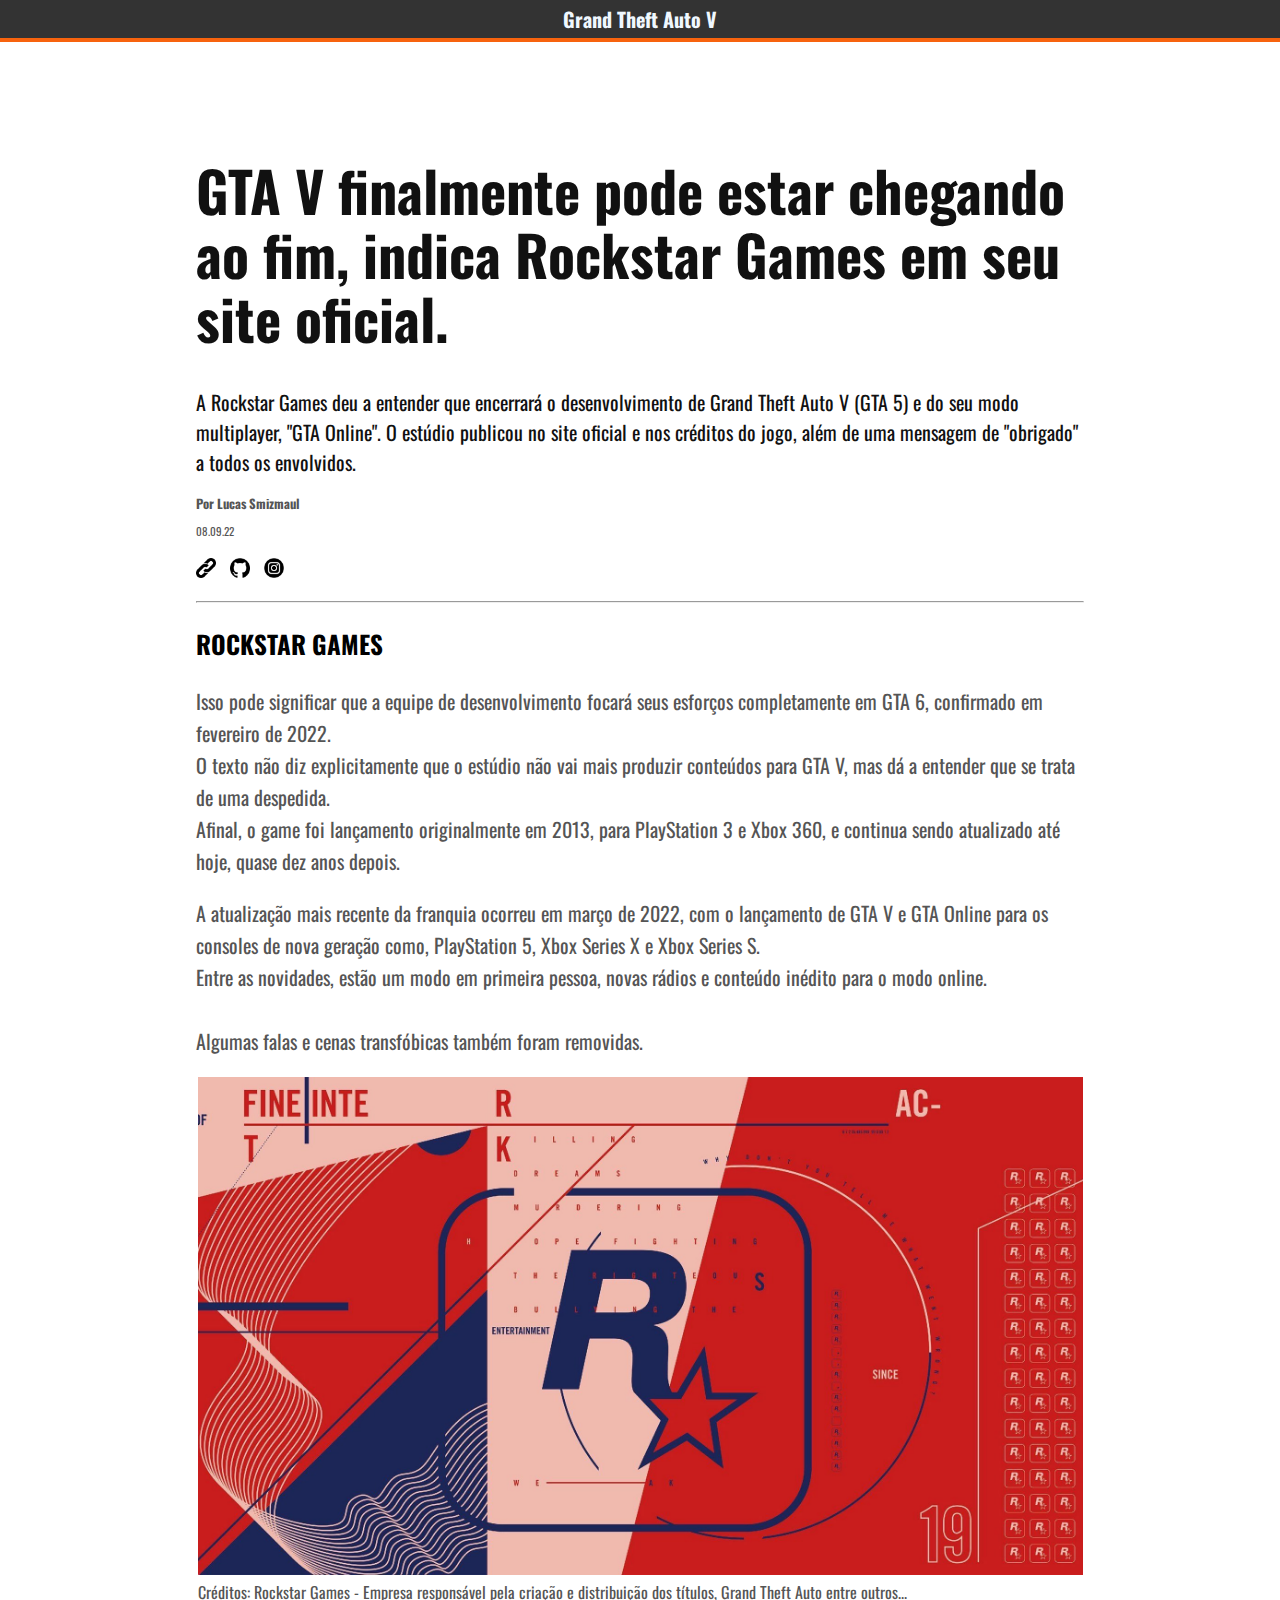
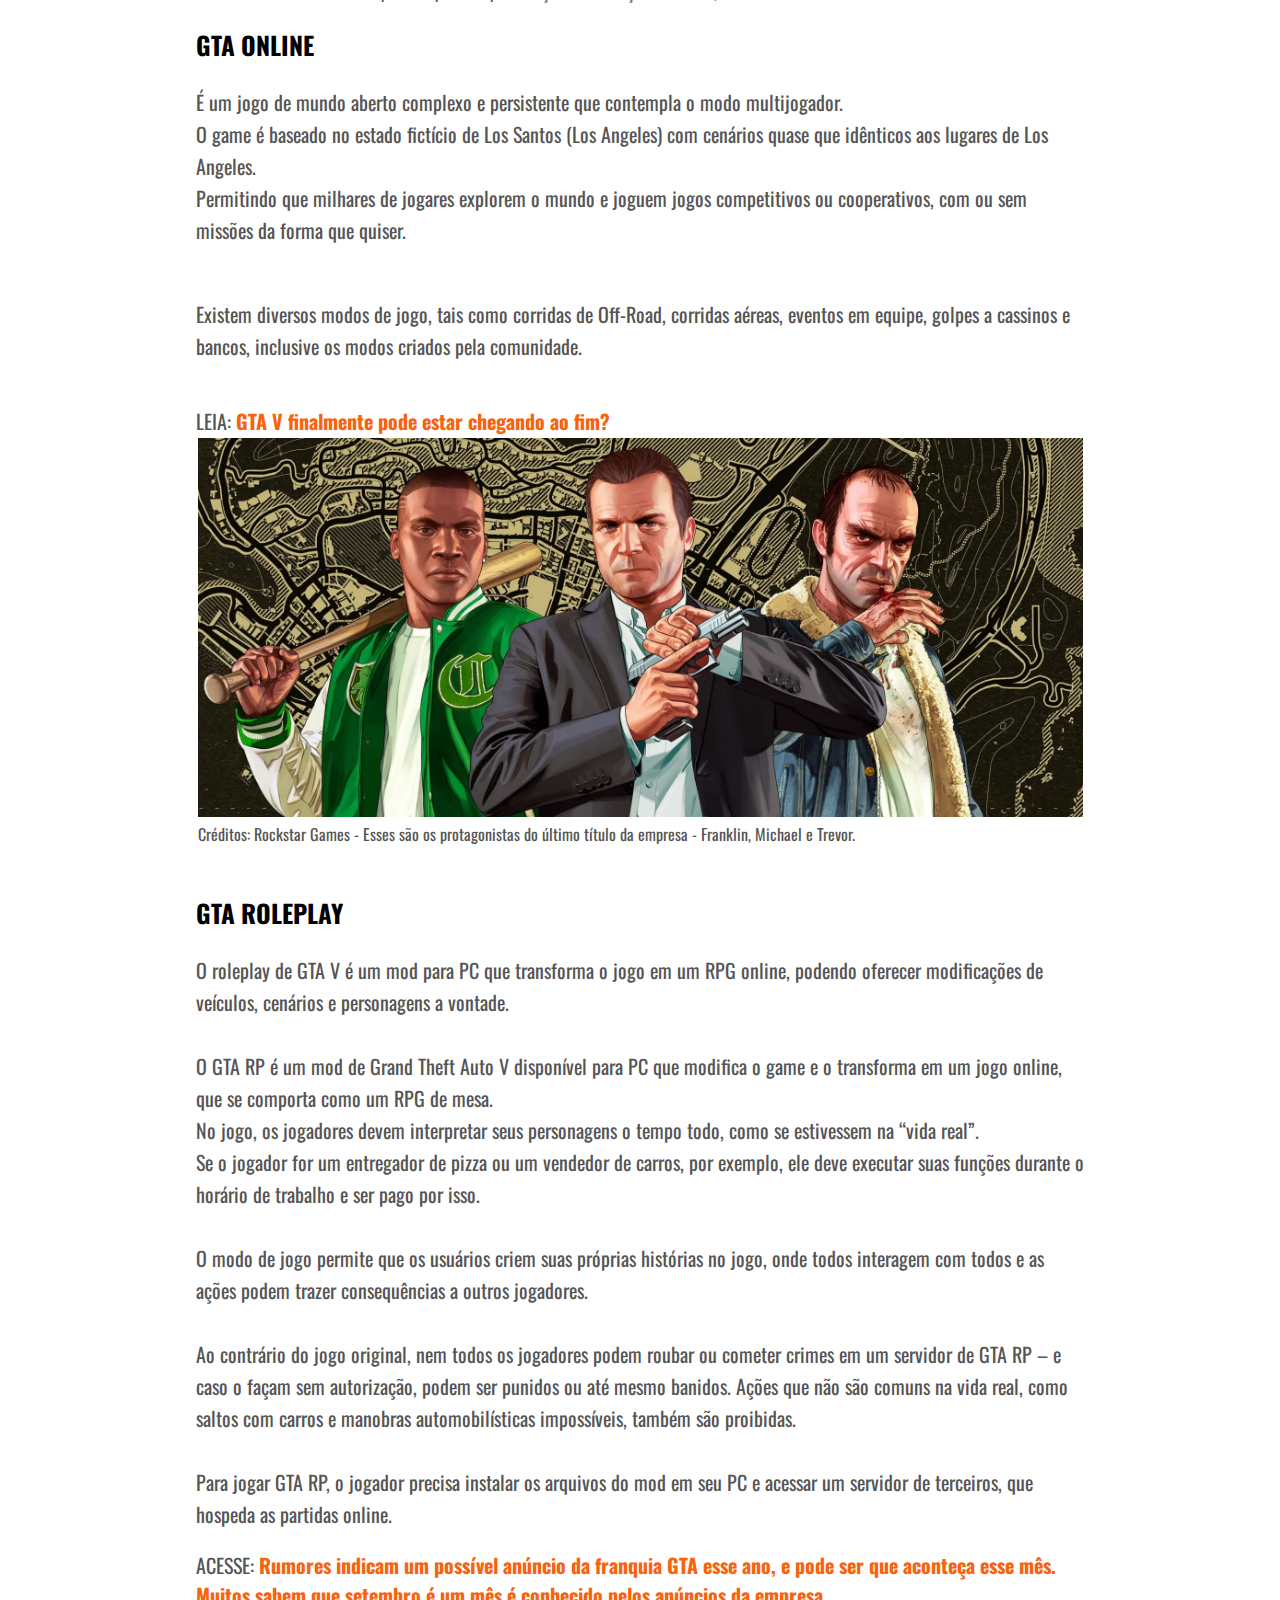
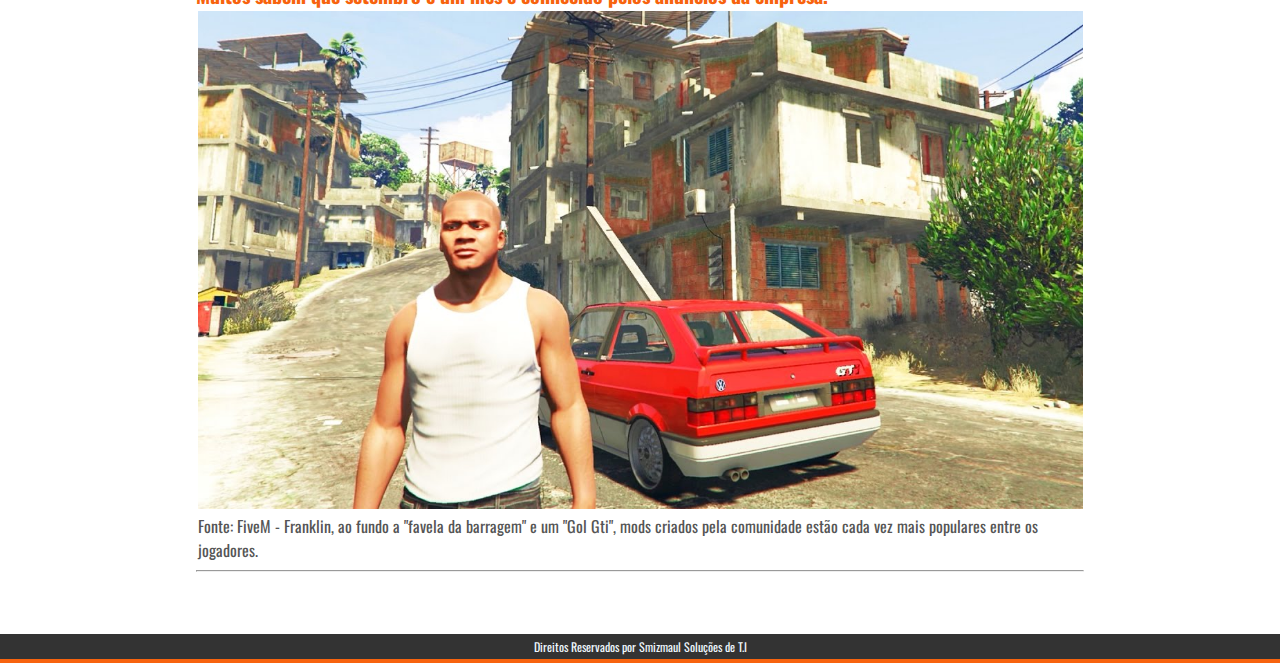
<file: PCT/index.html>
<!DOCTYPE html>
<html lang="pt">
<meta charset="UTF-8">
<meta http-equiv="X-UA-Compatible" content="IE=edge">
<meta name="viewport" content="width=device-width, initial-scale=1.0">

<head>
    <link rel="icon" href="./images/rockstar-l.png" type="image/png">
    <title>Grand Theft Auto V</title>
    <link rel="stylesheet" type="text/css" href="./style.css">
    <link rel="preconnect" href="https://fonts.googleapis.com">
    <link rel="preconnect" href="https://fonts.gstatic.com" crossorigin>
    <link href="https://fonts.googleapis.com/css2?family=Oswald:wght@300;400;500;600;700&display=swap" rel="stylesheet">

</head>

<body>
    <div class="top-bar"> Grand Theft Auto V </div>
</body>
<br>
<br>

<div class="container">
    <div class="header">
        <h1 class="headline">
            GTA V finalmente pode estar chegando ao fim, indica Rockstar Games em seu site oficial.
        </h1>
        <h2 class="subtitle">
            A Rockstar Games deu a entender que encerrará o desenvolvimento de Grand Theft Auto V (GTA 5) e do seu modo multiplayer, "GTA Online". O estúdio publicou no site oficial e nos créditos do jogo, além de uma mensagem de "obrigado" a todos os envolvidos.<br>
        </h2>
        <div class="author"> Por Lucas Smizmaul </div>
        <small>
            <sub>
                08.09.22 
            </sub>
        </small>
        <div class="social-icons">

            <a href="https://linktr.ee/Smizmaul" target="_blank">
                <img class="social-icon" src="./images/links-2.png" alt="Links">
            </a> 
        
            <a href="https://github.com/Smizmaul-ti" target="_blank">
                <img class="social-icon" src="./images/github-rp.png" alt="github">
            </a>

            <a href="https://instagram.com/smizmaul.ti" target="_blank">
                <img class="social-icon" src="./images/instagram-rp.png" alt="instagram">
            </a>
        </div>
        <hr>
    </div>        
    <div class="content">
        <p class="black"><strong>ROCKSTAR GAMES</strong></p> 
        
        <p>
            Isso pode significar que a equipe de desenvolvimento focará seus esforços completamente em GTA 6, confirmado em fevereiro de 2022.<br>             
            O texto não diz explicitamente que o estúdio não vai mais produzir conteúdos para GTA V, mas dá a entender que se trata de uma despedida.<br> 
            Afinal, o game foi lançamento originalmente em 2013, para PlayStation 3 e Xbox 360, e continua sendo atualizado até hoje, quase dez anos depois.<br>
        </p>
         
        <p> A atualização mais recente da franquia ocorreu em março de 2022, com o lançamento de GTA V e GTA Online para os consoles de nova geração como, PlayStation 5, Xbox Series X e Xbox Series S.<br>
            Entre as novidades, estão um modo em primeira pessoa, novas rádios e conteúdo inédito para o modo online.<br>
        <br>    
            Algumas falas e cenas transfóbicas também foram removidas.<br>
        
        <figure>
            <img src="./images/rockstargames.jpg" alt="RockstarGames">
            <figcaption>
                Créditos: Rockstar Games - Empresa responsável pela criação e distribuição dos títulos, Grand Theft Auto entre outros... 
            </figcaption>
        </figure>           

        </p>


        <p class="black"><strong>GTA ONLINE</strong></p> 
        
        <p>
            É um jogo de mundo aberto complexo e persistente que contempla o modo multijogador. <br>
            O game é baseado no estado fictício de Los Santos (Los Angeles) com cenários quase que idênticos aos lugares de Los Angeles.<br> 
            Permitindo  que milhares de jogares explorem o mundo e joguem jogos competitivos ou cooperativos, com ou sem missões da forma que
            quiser.<br>
        <br>    
            
        <p>
            Existem diversos modos de jogo, tais como corridas de Off-Road, corridas aéreas, eventos em equipe, golpes a cassinos e bancos, inclusive os modos criados pela comunidade. <br>
        </p>

        <br>

        <div class="cta">
            LEIA:
            <a href="#":>
            GTA V finalmente pode estar chegando ao fim?
            </a>
        </div>
        <figure>
            <img src="./images/gta-full.webp" alt="gtav">
            <figcaption>
                Créditos: Rockstar Games - Esses são os protagonistas do último título da empresa - Franklin, Michael e Trevor. 
            </figcaption>
        </figure>              
        
        <br>
    
        <p class="black"><strong>GTA ROLEPLAY</strong></p> 
        
        <p>
            O roleplay de GTA V é um mod para PC que transforma o jogo em um RPG online, podendo oferecer modificações de veículos, cenários e personagens a vontade. <br>
        <br>    
        O GTA RP é um mod de Grand Theft Auto V disponível para PC que modifica o game e o transforma em um jogo online, que se comporta como um RPG de mesa.<br>
        
        No jogo, os jogadores devem interpretar seus personagens o tempo todo, como se estivessem na “vida real”. <br>
        Se o jogador for um entregador de pizza ou um vendedor de carros, por exemplo, ele deve executar suas funções durante o horário de trabalho e ser pago por isso.<br>
        <br>
        O modo de jogo permite que os usuários criem suas próprias histórias no jogo, onde todos interagem com todos e as ações podem trazer consequências a outros jogadores.<br>
        <br>
        Ao contrário do jogo original, nem todos os jogadores podem roubar ou cometer crimes em um servidor de GTA RP – e caso o façam sem autorização, podem ser punidos ou até mesmo banidos. 
        Ações que não são comuns na vida real, como saltos com carros e manobras automobilísticas impossíveis, também são proibidas.<br>
        <br>
        Para jogar GTA RP, o jogador precisa instalar os arquivos do mod em seu PC e acessar um servidor de terceiros, que hospeda as partidas online.<br>
        </p>
        
        <div class="cta">
            ACESSE:
            <a href="https://www.rockstargames.com/br">
                Rumores indicam um possível anúncio da franquia GTA esse ano, e pode ser que aconteça esse mês. Muitos sabem que setembro é um mês  é  conhecido pelos anúncios da empresa.
            </a>
        </div>        
        
        <figure>
            <img src="./images/gtav-fvl-1.jpg" alt="gtav">
            <figcaption>
                Fonte: FiveM - Franklin, ao fundo a "favela da barragem" e um "Gol Gti", mods criados pela comunidade estão cada vez mais populares entre os jogadores.
            </figcaption>
        </figure> 
        
        
        
        <hr>        
        
        <br>

        </div>
    </div>

    <div class="footer"> Direitos Reservados por Smizmaul Soluções de T.I</div>

</body>
    
</html>
</file>
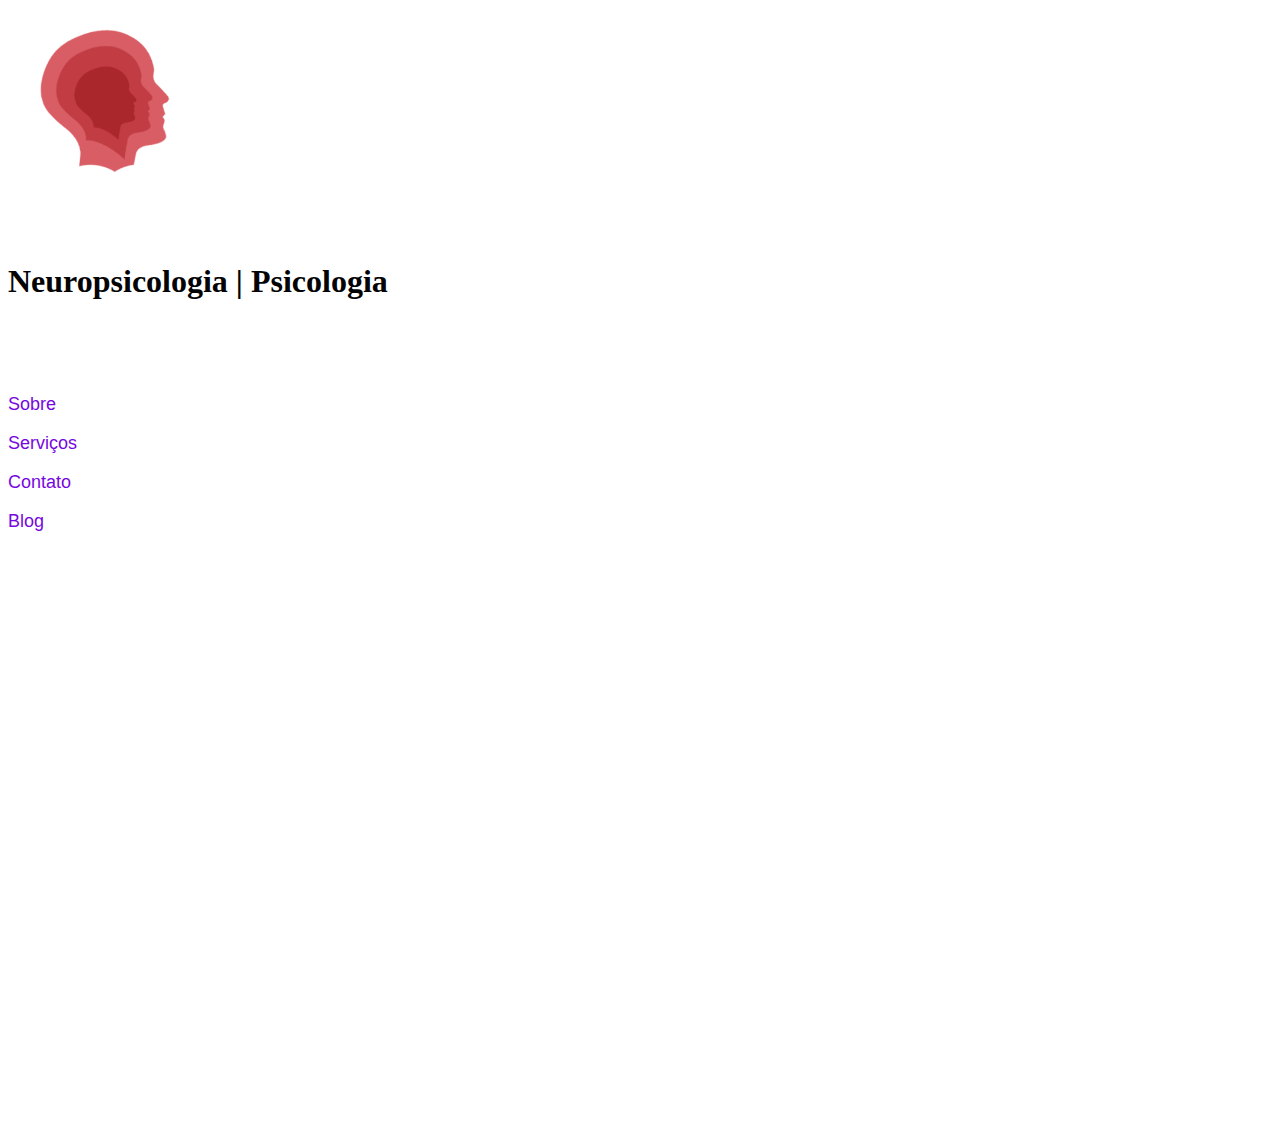
<file: STB/index.html>
<!DOCTYPE html>
<html lang="pt">

<head>

    <meta charset="UTF-8">
    <meta http-equiv="X-UA-Compatible" content="IE=edge">
    <meta name="viewport" content="width=device-width, initial-scale=1.0">
    <link href="style.css" rel="stylesheet">
    <title> Bruna Canabrava - Neuropsicologia </title>

</head>
    
    <style type="text/css">
        body {

            color: rgb(3, 3, 3);
            background-size: cover;
            background-attachment: fixed;
            background-repeat: no-repeat;
        }
    </style>




<body>


    <div id="logo-cb">

        <br><br><br><br><br><br><br><br><br><br><br><br><br>

    </div>

    <div id="titulo-1">

        <h1> Neuropsicologia | Psicologia </h1>

    </div>

    <br><br><br><br><br><br><br><br>


    <div class="sobre">
        <p><a href="sobre.html"> Sobre </a></p>
    </div>
    <div class="serviços">
        <p> <a href="serviços.html"> Serviços</a></p>
    </div>
    <div class="contato">
        <p> <a href="Contato.html">Contato </a></p>
    </div>
    <div class="blog">
        <p> <a href="blog.html">Blog </a></p>
    </div>







    <br><br><br><br><br><br><br><br><br><br><br><br><br><br><br><br><br><br><br><br><br><br><br><br><br><br><br><br><br><br><br>










    </head>
</body>

</html>
</file>
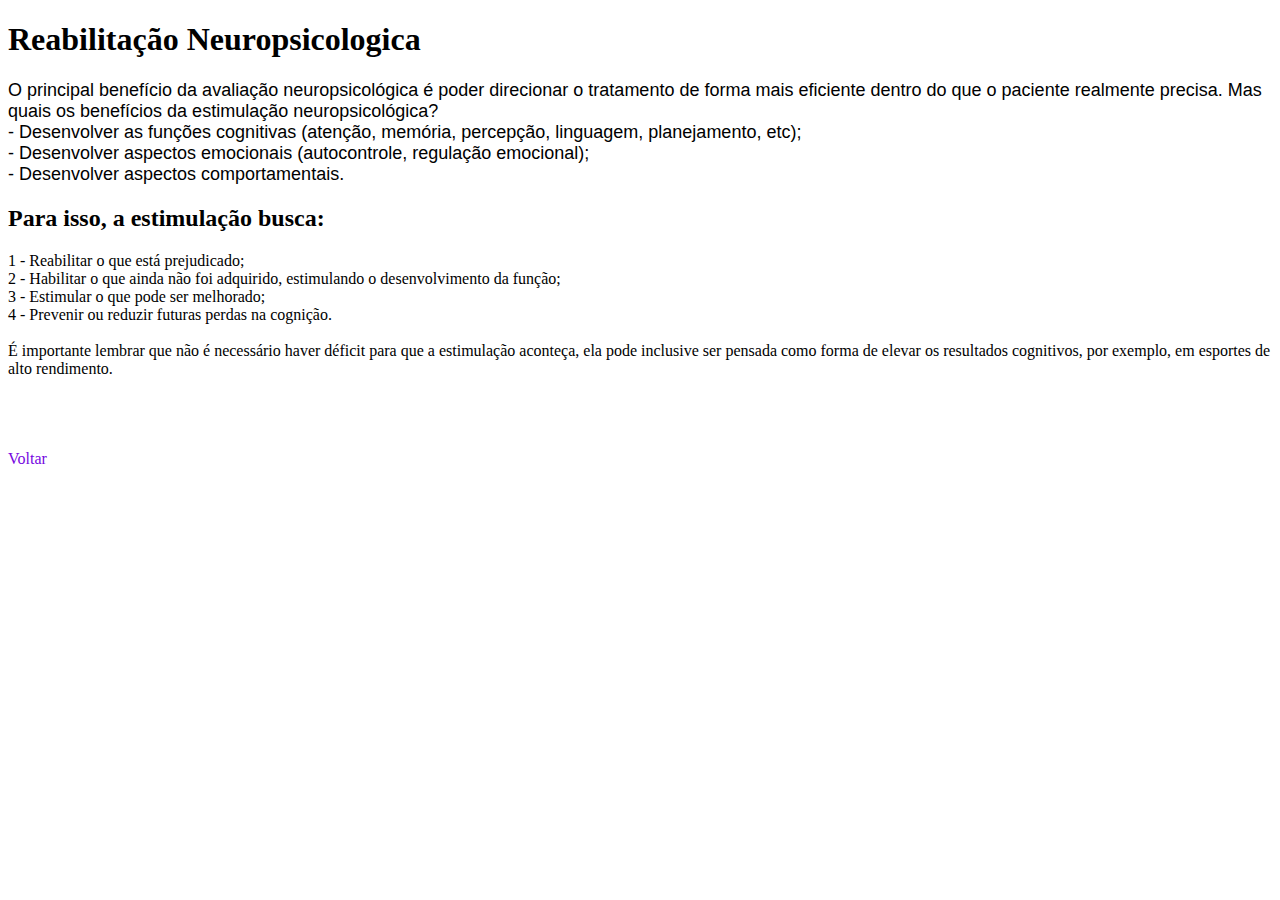
<file: STB/serviços.html>
<!DOCTYPE html>
<html lang="pt">

<head>

    <meta charset="UTF-8">
    <meta http-equiv="X-UA-Compatible" content="IE=edge">
    <meta name="viewport" content="width=device-width, initial-scale=1.0">
    <link href="style.css" rel="stylesheet">
    <title> Serviços </title>


<body>

<h1> Reabilitação Neuropsicologica </h1>

<p> O principal benefício da avaliação neuropsicológica é poder direcionar o tratamento de forma mais eficiente dentro do que o paciente realmente precisa. Mas quais os benefícios da estimulação neuropsicológica? <br>
    - Desenvolver as funções cognitivas (atenção, memória, percepção, linguagem, planejamento, etc); <br>
    - Desenvolver aspectos emocionais (autocontrole, regulação emocional);<br>
    - Desenvolver aspectos comportamentais.</p>
<p> 
    <h2>Para isso, a estimulação busca:</h2>
    
    1 - Reabilitar o que está prejudicado;<br>
    2 - Habilitar o que ainda não foi adquirido, estimulando o desenvolvimento da função;<br>
    3 - Estimular o que pode ser melhorado;<br>
    4 - Prevenir ou reduzir futuras perdas na cognição.<br>
    <br>
    É importante lembrar que não é necessário haver déficit para que a estimulação aconteça, ela pode inclusive ser pensada como forma de elevar os resultados cognitivos, por exemplo, em esportes de alto rendimento.
    
</p>    


     
    
</p>




    <br><br><br>








    <a href="index.html"> Voltar</a>
</file>
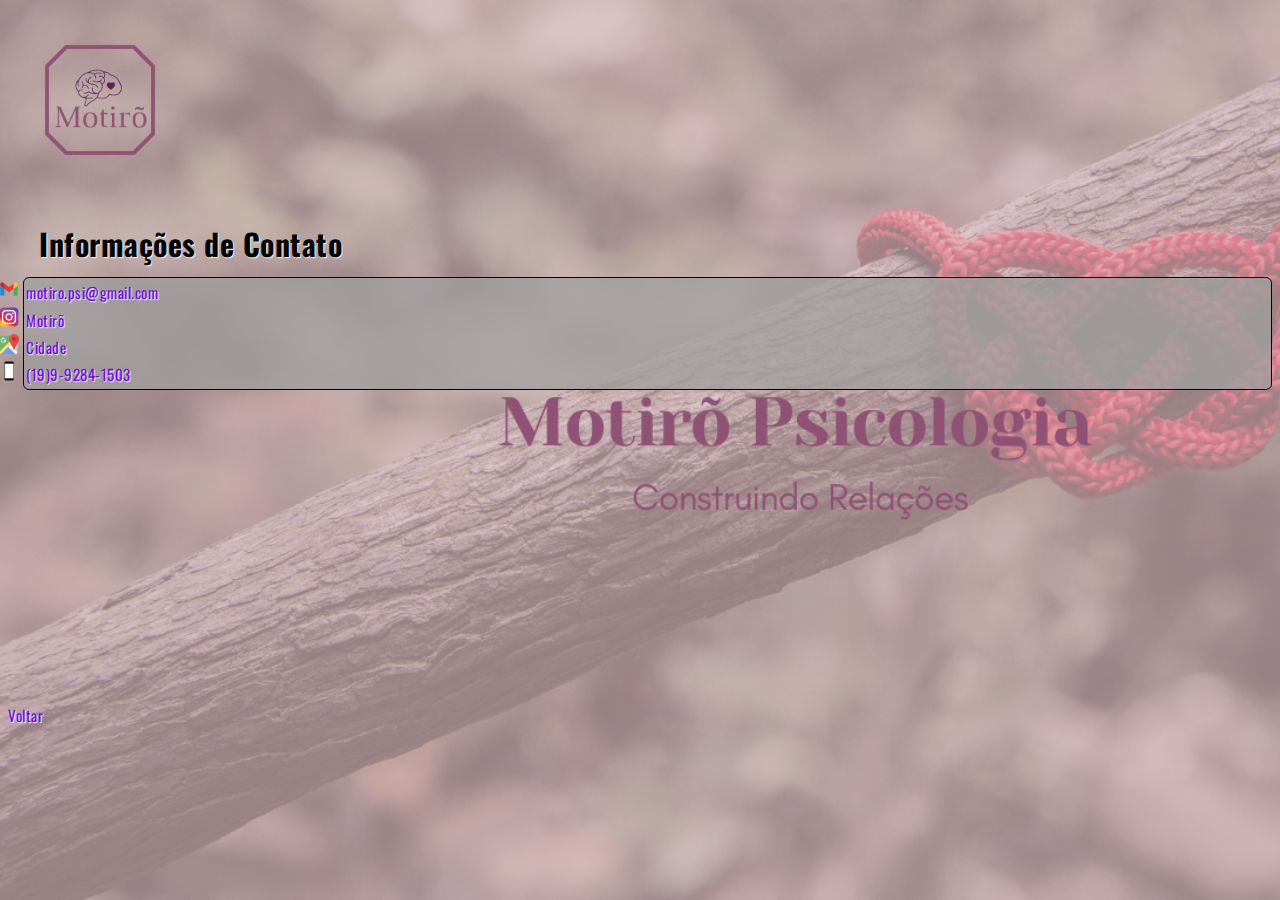
<file: STM/Contato.html>
<!DOCTYPE html>
<html lang="pt">

<head>
    <meta charset="UTF-8">
    <meta http-equiv="X-UA-Compatible" content="IE=edge">
    <meta name="viewport" content="width=device-width, initial-scale=1.0">
    <link href="style.css" rel="stylesheet">
    <title>Contato Motirõ Psicologia</title>
    <link href="images.css" rel="stylesheet">
    <link href="util.css" rel="stylesheet">
    <link rel="preconnect" href="https://fonts.googleapis.com">
    <link rel="preconnect" href="https://fonts.gstatic.com" crossorigin>
    <link href="https://fonts.googleapis.com/css2?family=Oswald&display=swap" rel="stylesheet">
    <style>
        h2 {
            font-family: 'Oswald', sans-serif;
        }

        p {
            font-family: 'Oswald', sans-serif;
        }

        div {
            font-family: 'Oswald', sans-serif;
        }
    </style>
    <div id="texto_1">
        <div id="logo_1">

            <br><br><br><br><br><br>


<body>

    <div class="Sociais">
        <div class="infos">
            <h1>Informações de Contato </h1>
        </div>
        <ul>
            <a id="link" href="mailto:motiro.psi@gmail.com">
                <li class="email"> motiro.psi@gmail.com</li>
            </a>

            <a href="https://www.instagram.com/motiro.psi/?igshid=YmMyMTA2M2Y=">
                <li class="instagram"> Motirõ</li>
            </a>

            <a href="https://goo.gl/maps/Ru92kUmc7r19Bm6R6">
                <li class="cidade"> Cidade</li>
            </a>

            <a href="tel:+19992841503">
                <li class="telefone"> (19)9-9284-1503</li>
            </a>

        </ul>

    </div>
















    </div>







    <br><br><br><br><br><br><br><br><br><br><br>

    <a href="index.html"> Voltar</a>

    </head>
</body>

</html>
</file>
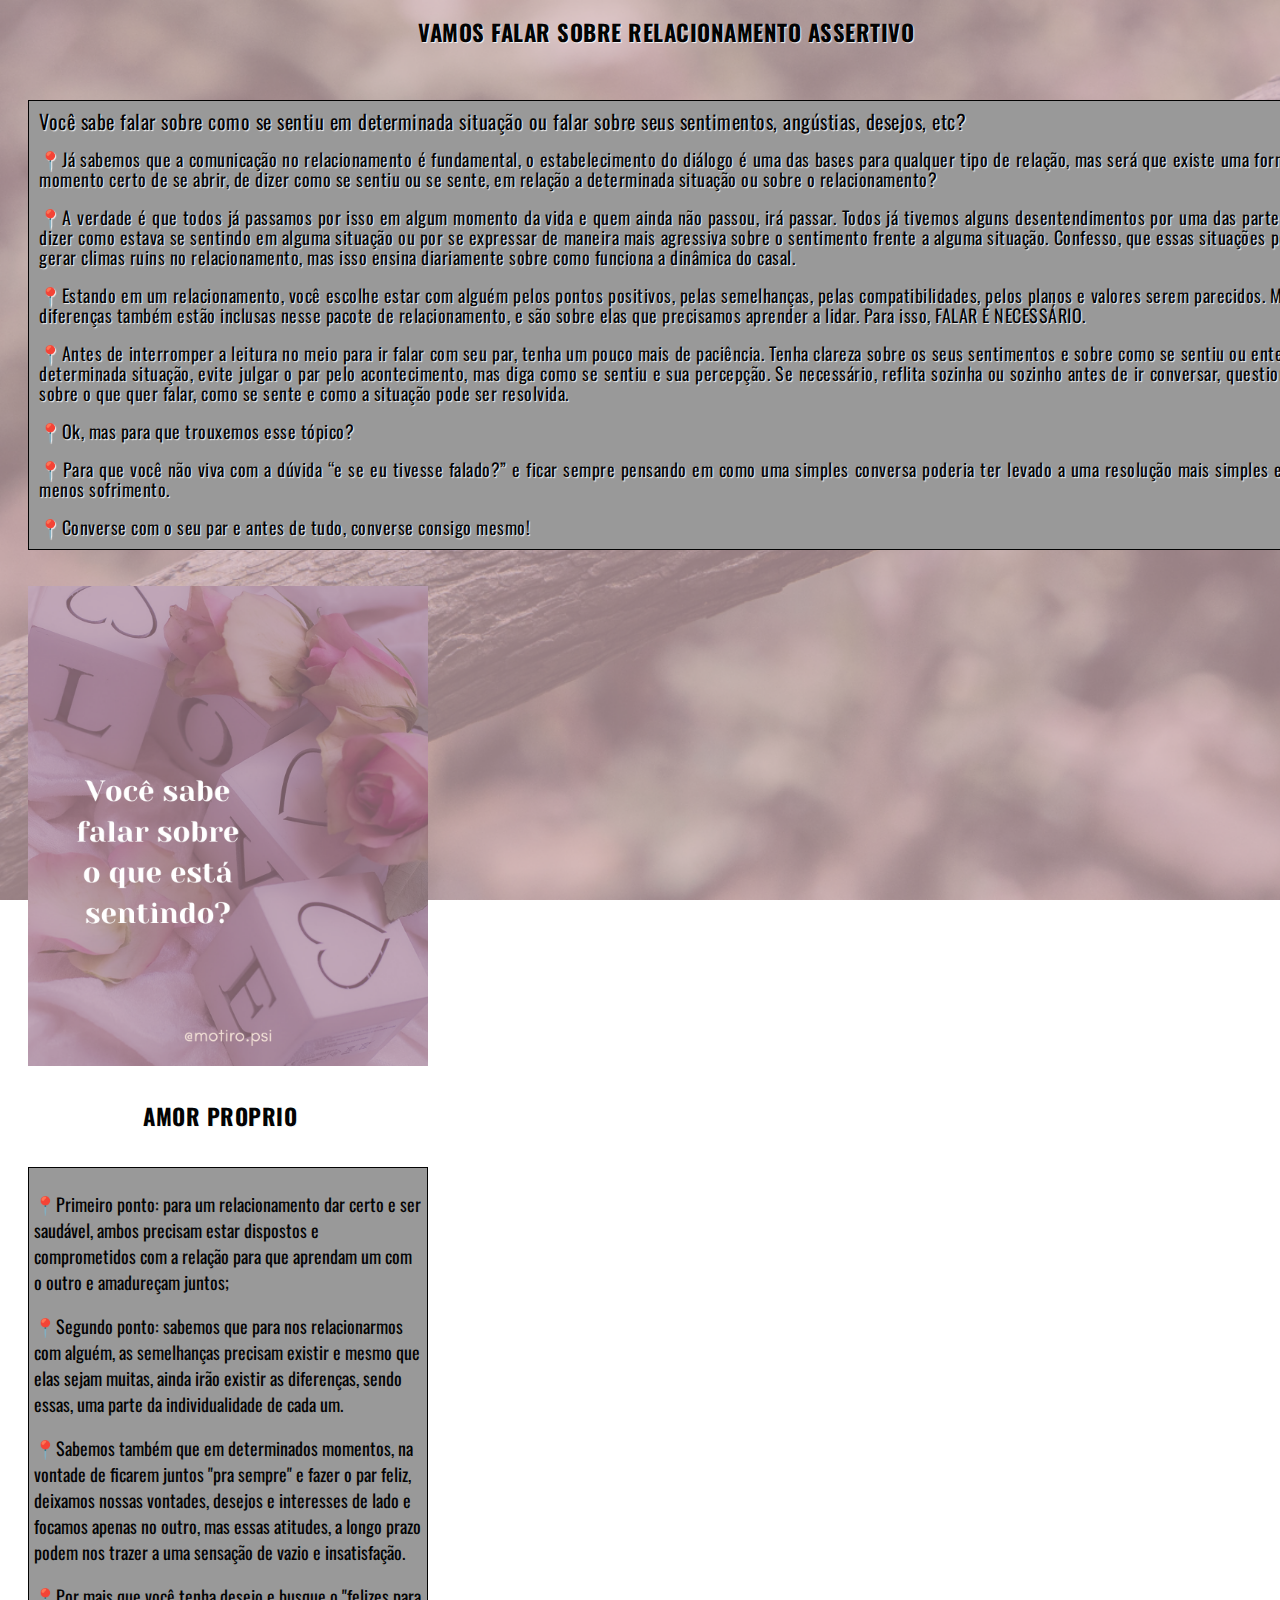
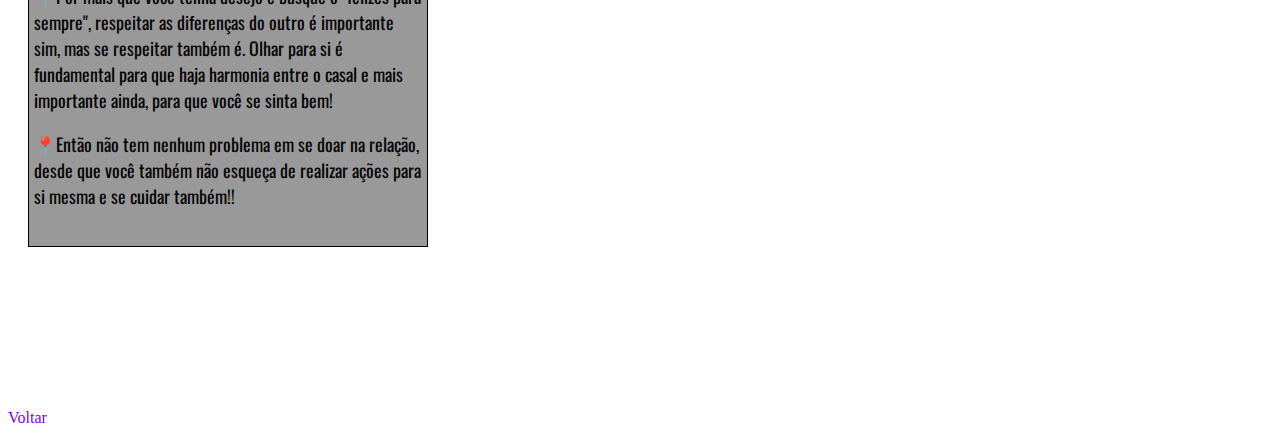
<file: STM/Produtos.html>
<!DOCTYPE html>
<html lang="pt">
<head>
    <meta charset="UTF-8">
    <meta http-equiv="X-UA-Compatible" content="IE=edge">
    <meta name="viewport" content="width=device-width, initial-scale=1.0">
    <link href="style.css" rel="stylesheet">
    <link href="images.css" rel="stylesheet">
    <link href="util.css" rel="stylesheet">
    <link rel="preconnect" href="https://fonts.googleapis.com">
    <link rel="preconnect" href="https://fonts.gstatic.com" crossorigin>
    <link href="https://fonts.googleapis.com/css2?family=Oswald&display=swap" rel="stylesheet">
    <title>Relacionamento Assertivo</title>
    <style>
        h2{
            font-family: 'Oswald', sans-serif;
        }
        p{
            font-family: 'Oswald', sans-serif;
        }

        div{
            font-family: 'Oswald', sans-serif;
        }

    </style>

<div id="titulo">

    <!------ID TITULO Produtos 1------>
<h2><strog>VAMOS FALAR SOBRE RELACIONAMENTO ASSERTIVO</strog></h2>

</div>

<br>

<p> 
    
<div id="texto_2">
Você sabe falar sobre como se sentiu em determinada situação ou falar sobre seus sentimentos, angústias, desejos, etc? <br>


<p>📍Já sabemos que a comunicação no relacionamento é fundamental, o estabelecimento do diálogo é uma das bases para qualquer tipo de relação, mas será que existe uma forma ou momento certo de se abrir, de dizer como se sentiu ou se sente, em relação a determinada situação ou sobre o relacionamento? <br>
<p>📍A verdade é que todos já passamos por isso em algum momento da vida e quem ainda não passou, irá passar. Todos já tivemos alguns desentendimentos por uma das partes não dizer como estava se sentindo em alguma situação ou por se expressar de maneira mais agressiva sobre o sentimento frente a alguma situação. Confesso, que essas situações podem gerar climas ruins no relacionamento, mas isso ensina diariamente sobre como funciona a dinâmica do casal.<br>
<p>📍Estando em um relacionamento, você escolhe estar com alguém pelos pontos positivos, pelas semelhanças, pelas compatibilidades, pelos planos e valores serem parecidos. Mas as diferenças também estão inclusas nesse pacote de relacionamento, e são sobre elas que precisamos aprender a lidar. Para isso, FALAR É NECESSÁRIO. <br>
<p>📍Antes de interromper a leitura no meio para ir falar com seu par, tenha um pouco mais de paciência. Tenha clareza sobre os seus sentimentos e sobre como se sentiu ou entendeu determinada situação, evite julgar o par pelo acontecimento, mas diga como se sentiu e sua percepção. Se necessário, reflita sozinha ou sozinho antes de ir conversar, questione-se sobre o que quer falar, como se sente e como a situação pode ser resolvida. <br>
<p>📍Ok, mas para que trouxemos esse tópico?<br>
<p>📍Para que você não viva com a dúvida “e se eu tivesse falado?” e ficar sempre pensando em como uma simples conversa poderia ter levado a uma resolução mais simples e com menos sofrimento. <br> 
<p>📍Converse com o seu par e antes de tudo, converse consigo mesmo!<br>

</div>    
</p>

<br>
<div id="assertivo"> </div>
<br>

<div id="titulo_4">
<h2><strong>AMOR PROPRIO</strong></h2>
</div>

<br>


<div id="texto_3">
<p>📍Primeiro ponto: para um relacionamento dar certo e ser saudável, ambos precisam estar dispostos e comprometidos com a relação para que aprendam um com o outro e amadureçam juntos;
<p>📍Segundo ponto: sabemos que para nos relacionarmos com alguém, as semelhanças precisam existir e mesmo que elas sejam muitas, ainda irão existir as diferenças, sendo essas, uma parte da individualidade de cada um.
<p>📍Sabemos também que em determinados momentos, na vontade de ficarem juntos "pra sempre" e fazer o par feliz, deixamos nossas vontades, desejos e interesses de lado e focamos apenas no outro, mas essas atitudes, a longo prazo podem nos trazer a uma sensação de vazio e insatisfação.
<p>📍Por mais que você tenha desejo e busque o "felizes para sempre", respeitar as diferenças do outro é importante sim, mas se respeitar também é. Olhar para si é fundamental para que haja harmonia entre o casal e mais importante ainda, para que você se sinta bem!
<p>📍Então não tem nenhum problema em se doar na relação, desde que você também não esqueça de realizar ações para si mesma e se cuidar também!!
</div></p>









<br><br><br><br><br><br><br><br>

<a href="index.html"> Voltar</a>

</div>


</head>
</body>
</html>
</file>
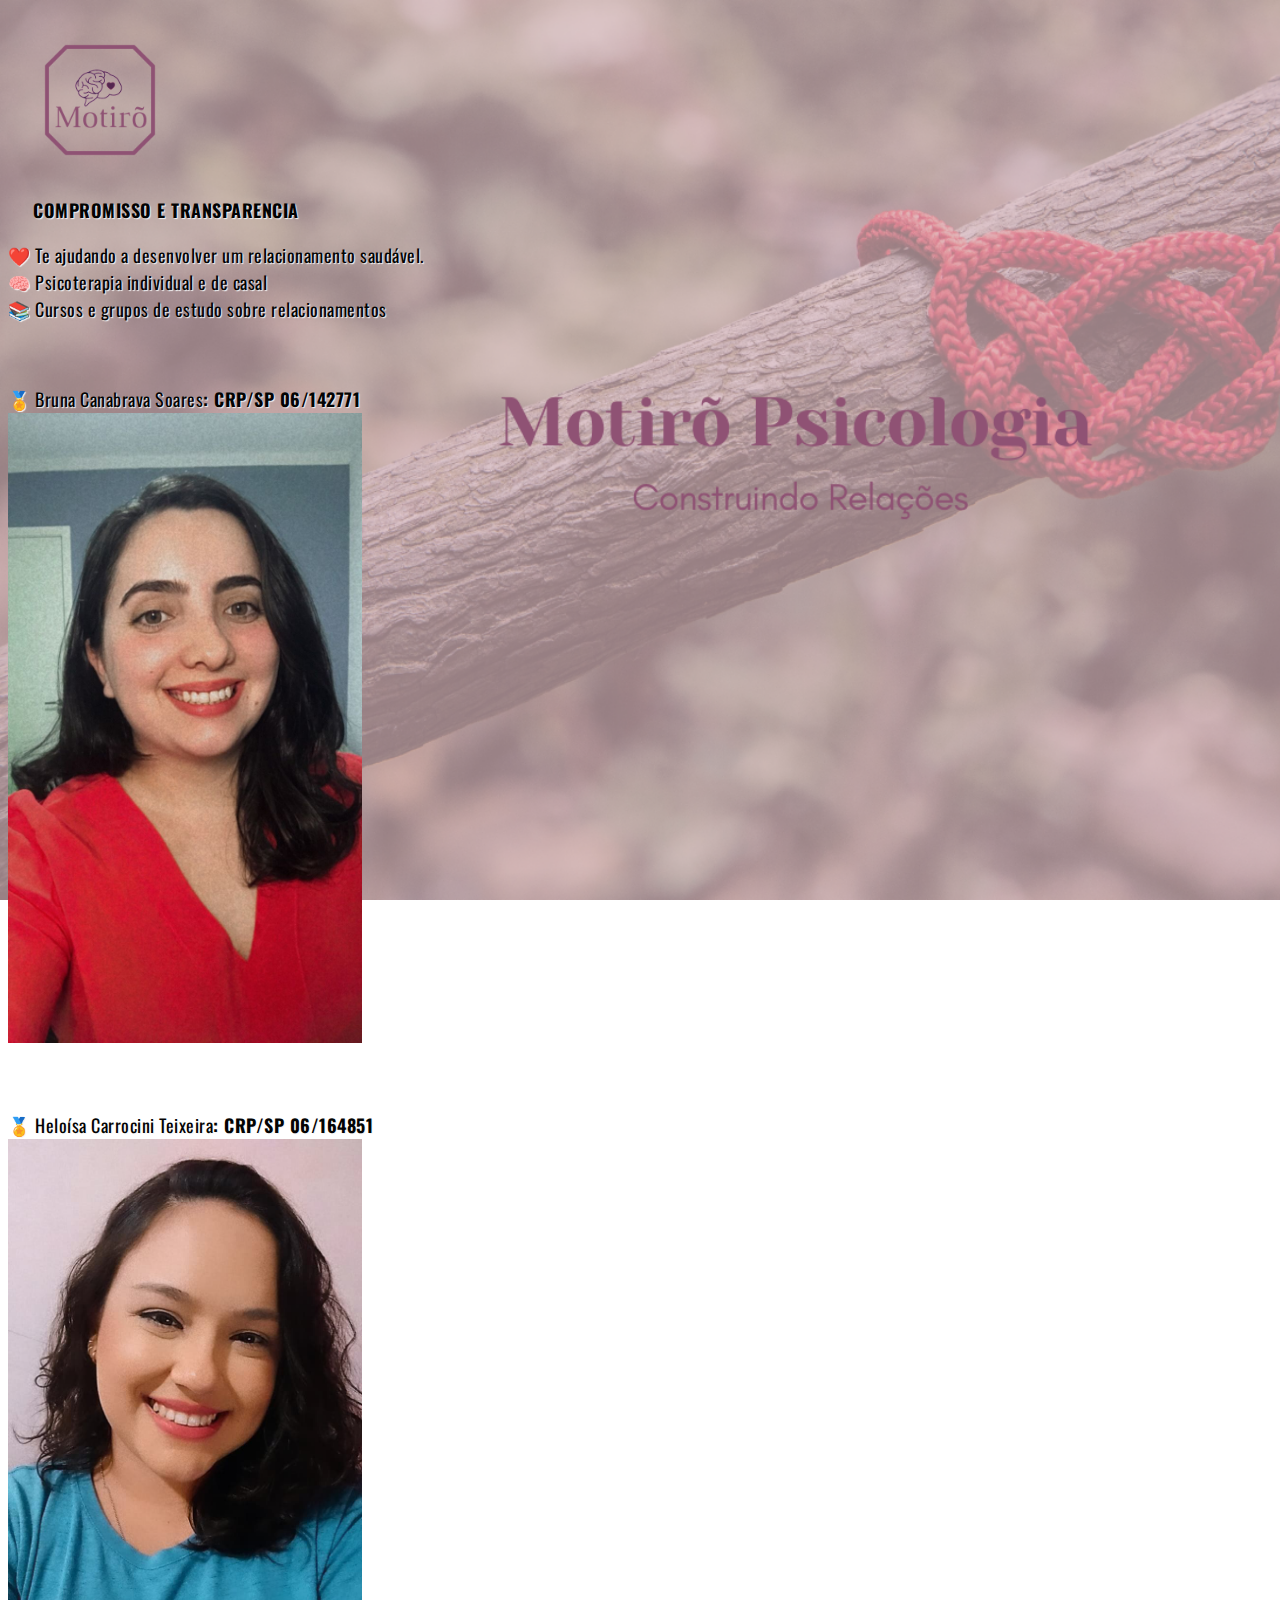
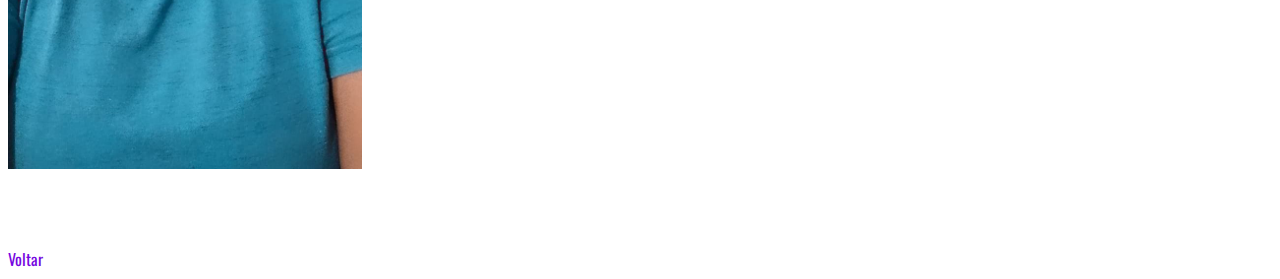
<file: STM/Sobre.html>
<!DOCTYPE html>
<html lang="pt">
<head>
    <meta charset="UTF-8">
    <meta http-equiv="X-UA-Compatible" content="IE=edge">
    <meta name="viewport" content="width=device-width, initial-scale=1.0">
    <link href="style.css" rel="stylesheet">
    <link href="images.css" rel="stylesheet">
    <link href="util.css" rel="stylesheet">
    <link rel="preconnect" href="https://fonts.googleapis.com">
    <link rel="preconnect" href="https://fonts.gstatic.com" crossorigin>
    <link href="https://fonts.googleapis.com/css2?family=Oswald&display=swap" rel="stylesheet">
    <title>Psicólogas Responsáveis</title>
    <style>
        h2{
            font-family: 'Oswald', sans-serif;
        }
        p{
            font-family: 'Oswald', sans-serif;
        }

        div{
            font-family: 'Oswald', sans-serif;
        }

    </style>

<div id="logo_1">
<div id="titulo_2">     


</div>


<br><br><br><br><br><br>
<div id="texto_sobre"> 

<BR>

<div id="titulo_s">    
<p><strong>COMPROMISSO E TRANSPARENCIA</strong></p> 
</div>

<p>❤️ Te ajudando a desenvolver um relacionamento saudável.<br>
🧠 Psicoterapia individual e de casal <br>
📚 Cursos e grupos de estudo sobre relacionamentos<br></p>

<br>

<p>🏅 Bruna Canabrava Soares<strong>: CRP/SP 06/142771</strong><br>

<img src="imagens/bruna.jpeg" alt="Bruna Canabrava Soares" height="630px"></p>

<br>

<p>🏅 Heloísa Carrocini Teixeira<strong>: CRP/SP 06/164851</strong><br>

<img src="imagens/heloisa.jpeg" alt="Heloísa Carrocini Teixeira" height="630px">

<br>

</p>
 
<p id="bruna.jpeg"></p> 

<br><br>

</div>

<a href="index.html"> Voltar</a>

</head>
</body>
</html>
</file>
<file: PCT/style.css>
body {
    font-family: "Oswald", "Open Sans", "Helvetica, sans-serif";
    margin: 0;
    padding: 0;
    color: #555;
}

a {
    text-decoration: none;
    color: rgb(247, 99, 14);
    font-weight: 700;
}

h1,
h2 {
    color: #111;
}

.top-bar {
    background-color: #333;
    text-align: center;
    color: aliceblue;
    font-size: 20px;
    font-weight: bold;
    padding: 4px;
    border-bottom: 4px solid rgb(247, 99, 14)
}

.container {
    max-width: 888px;
    margin: auto;
    padding: 30px;
}

.headline {
    font-size: 56px;
    line-height: 64px;

}

.subtitle {
    font-weight: normal;
    font-size: 20px;
}

.author {
    font-weight: bold;
    font-size: 0.8em;
}


.social-icons {
    margin-top: 10px;

}

.social-icon {
    width: 20px;
    padding: 10px 10px 10px 0;

}

.content {
    max-width: 900px;
    margin: auto;
}

p {
    font-size: 20px;
    line-height: 32px;
}

.black {
    color: black;
    font-size: 25px;
}

.cta {
    font-size: 20px;
    margin: 30px, 0;
}

figure {
    padding: 0;
    margin: 1.5px;
    font-size: 16px;
}


figure>img {
    width: 100%;
}

.footer{
    background-color: #333;
    text-align: center;
    color: aliceblue;
    font-size: 12px;
    font-weight: none;
    padding: 4px;
    border-bottom: 4px solid rgb(247, 99, 14)
}
</file>
<file: STB/style.css>
/*-- CONFIGURAÇÕES DE TEXTO --*/

a {
    text-decoration: none;
    color: rgb(118, 7, 223);
}

ul {

    text-decoration: none;
    color: black;
    padding: 2px;
    padding-top: 1px;
    padding-bottom: 0.5px;
    border-radius: 6px;
    border: 1px solid rgb(5, 5, 5);
    background-color: rgba(160, 158, 158, 0.788);
}


p {
    font-family: 'Oswald', sans-serif;
    font-size: 18px;
}


li:hover {
    background: rgb(177, 86, 157)
}


#titulo-1 {
    float: left
}










/*-- CONFIGURAÇÕES DE IMAGENS (DIV) --*/

#logo-cb {
    background-image: url(./images/logo_cb.png);
    background-size: 200px;
    background-repeat: no-repeat;

}




















/*-- CONFIGURAÇÕES DE PAGINA PRINCIPAL (CLASS)--*/

.sobre {
    position: relative;
    right: inherit;
    bottom: 10px;

}

.serviços {
    position: relative;
    right: inherit;
    bottom: 10px;
}

.contato {
    position: relative;
    right: inherit;
    bottom: 10px;
}

.blog {
    position: relative;
    right: inherit;
    bottom: 10px;
}





/*-- CONFIGURAÇÕES DE CONTATO --*/

.infos {
    padding-left: 16px;
}

.sociais {

    font-size: 15px;
    padding-left: 15px;
    margin: auto;
    margin-top: 60px;
}

.instagram {

    list-style-image: url(./imagens/instagram_20.png);
    padding-top: 1px;
}

.cidade {

    list-style-image: url(./imagens/maps_20.png);
}

.email {
    list-style-image: url(./imagens/gmail_20.png);
}

.telefone {

    list-style-image: url(./imagens/celular_b20.png);
}
</file>
<file: STM/style.css>
/*-- TITULO PRODUTOS --*/
#titulo {
    text-decoration-color: rgb(22, 22, 22);
    text-align: left;
    text-shadow: 1px 1px 1px whitesmoke;
    text-align: justify;
    text-indent: 410px;
    letter-spacing: 0.5px;
    line-height: 27px;
    font-size: 15px;
}

/*-- TEXTO PRODUTOS --*/
#texto_1 {
    text-decoration-color: rgb(22, 22, 22);
    text-align: left;
    text-shadow: 1px 1px 1px whitesmoke;
    text-align: justify;
    letter-spacing: 0.5px;
    line-height: 27px;
    font-size: 15px;
    font-family: 'Oswald', sans-serif;

}

/*-- TITULO SOBRE --*/
#titulo_s {
    margin-left: 25px;
}

/*-- TEXTO SOBRE --*/
#texto_sobre {
    text-decoration-color: rgb(22, 22, 22);
    text-align: left;
    text-shadow: 1px 1px 1px whitesmoke;
    text-align: justify;
    letter-spacing: 0.5px;
    line-height: 27px;
    font-size: 15px;
    font-family: 'Oswald', sans-serif;
}




/*-- TITULO SOBRE NÓS --*/
#titulo_2 {
    text-decoration-color: rgb(22, 22, 22);
    text-align: left;
    text-shadow: 1px 1px 1px whitesmoke;
    text-align: justify;
    text-indent: 410px;
    letter-spacing: 0.5px;
    line-height: 27px;
    font-size: 15px;
    margin-left: 20px;
    font-family: 'Oswald', sans-serif;
}

/*--- TEXTO SOBRE NÓS ---*/
#texto_2 {
    text-decoration-color: rgb(22, 22, 22);
    text-align: left;
    text-shadow: 1px 1px 1px whitesmoke;
    text-align: justify;
    letter-spacing: 0.5px;
    line-height: 20px;
    font-size: 20px;
    border: 1px solid;
    padding: 10px;
    background-color: rgb(153, 153, 153);
    box-sizing: border-box;
    width: 1300px;
    height: 450px;
    margin-left: 20px;
}

/*----TITULO PRODUTOS----*/
#titulo_4 {
    text-indent: 135px;
    text-decoration-color: rgb(22, 22, 22);
    text-align: left;
    text-shadow: 1px 1px 1px whitesmoke;
    text-align: justify;
    letter-spacing: 0.5px;
    line-height: 27px;
    font-size: 15px;
    font-family: 'Oswald', sans-serif;

}

/*---TEXTO 2 PRODUTOS---*/
#texto_3 {

    background-size: 300px;
    background-repeat: no-repeat;
    width: 400px;
    height: 680px;
    border: 1px solid;
    padding: 5px;
    background-color: rgb(153, 153, 153);
    box-sizing: border-box;
    margin-left: 20px;
}


/*---TEXTO 1 BLOG---*/
#titulo_b {
    margin-left: 30px;
}


/*---TEXTO 1 BLOG---*/
#texto_4 {

    background-size: 1300px;
    background-repeat: no-repeat;
    width: 400px;
    height: 300px;
    border: 1px solid;
    padding: 0.03px;
    padding-left: 10px;
    padding-right: 10px;
    background-color: rgb(153, 153, 153);
    box-sizing: border-box;
    margin-left: 30px;
    margin-right: 30px;
    overflow: auto;
}
</file>
<file: STM/images.css>
/*---FUNDO PRINCIPAL---*/
body{ 
    background-image: url(./imagens/fundo1.png);
    color: rgb(3, 3, 3);
    background-size: cover; 
    background-attachment: fixed;
    background-repeat: no-repeat;
}

/*---LOGO PRINCIPAL ALL PAGES---*/
#logo_1{
    background-image: url(./imagens/logo_1.png);
    background-size: 200px ;
    background-attachment: fixed;
    background-repeat:no-repeat ;
}

/*---CONTEÚDO PRODUTOS---*/
#assertivo{
    background-image: url(./imagens/assertivo.png);
    background-size: 400px ;
    background-repeat:no-repeat ;    
    width: 400px;
    height: 480px;
    margin-left: 20px; 
}
/*----CONTEÚDO BLOG----*/
#blog_1{
    background-image: url(/imagens/r_1.png);
    background-size: 400px ;
    width: 400px;
    height: 500px;
    margin-left: 30px;
}


/*---CONTEÚDO CONTATO---*/



/*---CONTEÚDO SOSBRE---*/
</file>
<file: STM/util.css>
/*---CONFIGURAÇÃO DE FONTE GERAL ---*/
p {
    font-family: 'Oswald', sans-serif;
    font-size: 18px;
}

/* CONFIGURAÇÕES DE LINKS HOVER*/
li:hover {
    background: rgb(177, 86, 157)
}

ul {

    text-decoration: none;
    color: black;
    padding: 2px;
    padding-top: 1px;
    padding-bottom: 0.5px;
    border-radius: 6px;
    border: 1px solid rgb(5, 5, 5);
    background-color: rgba(160, 158, 158, 0.788);
}

.infos {
    padding-left: 16px;
}

.Sociais {

    font-size: 15px;
    padding-left: 15px;
    margin: auto;
    margin-top: 60px;

}


a {
    text-decoration: none;
    color: rgb(118, 7, 223);

}

.instagram {

    list-style-image: url(./imagens/instagram_20.png);
    padding-top: 1px;
}

.cidade {

    list-style-image: url(./imagens/maps_20.png);
}

.email {
    list-style-image: url(./imagens/gmail_20.png);
}

.telefone {

    list-style-image: url(./imagens/celular_b20.png);
}
</file>
